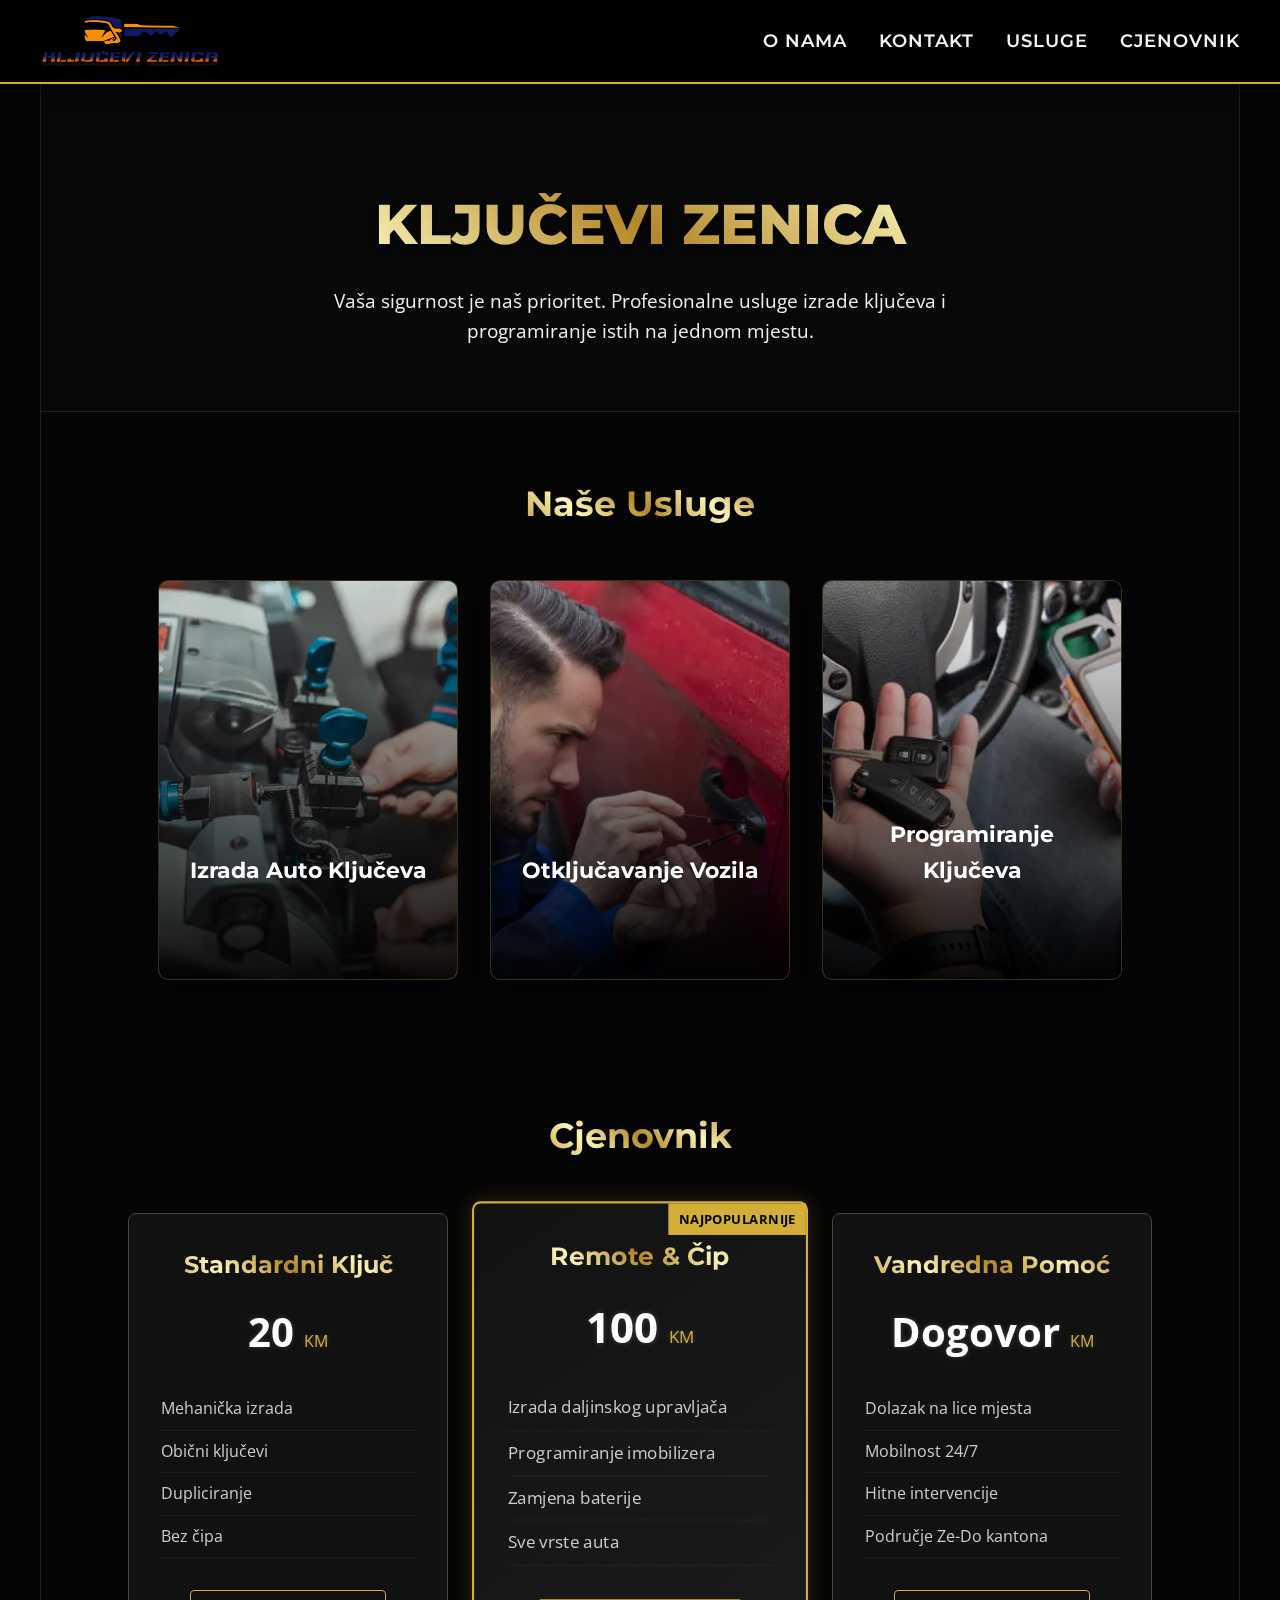
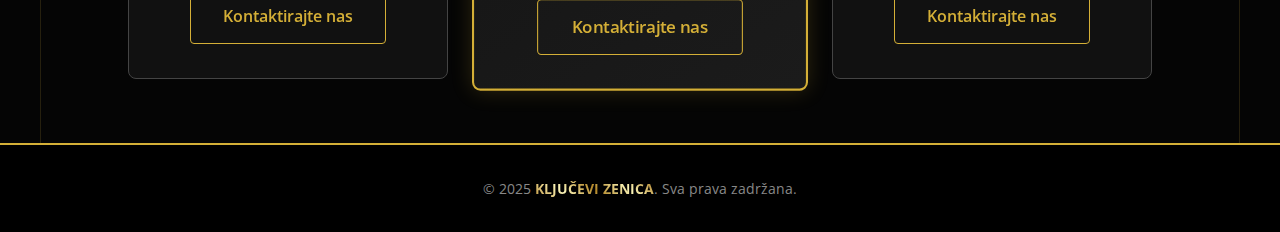
<file: index.html>
<!DOCTYPE html>
<html lang="hr">
<head>
    <meta charset="UTF-8">
    <meta name="viewport" content="width=device-width, initial-scale=1.0">
    <title>KLJUČEVI ZENICA - Početna</title>
    <link rel="stylesheet" href="./style.css">
    <link rel="stylesheet" href="https://cdnjs.cloudflare.com/ajax/libs/font-awesome/6.4.0/css/all.min.css">
    <link href="https://fonts.googleapis.com/css2?family=Montserrat:wght@400;600;800&family=Open+Sans:wght@400;600&display=swap" rel="stylesheet">
</head>
<body>

    <header>
        <div class="nav-inner">
            <div class="logo-container">
                <a href="index.html">
                    <img src="images/logo.png" alt="KLJUČEVI ZENICA Logo" class="logo-img">
                </a>
            </div>
            <nav>
                <ul>
                    <li><a href="about.html">O nama</a></li>
                    <li><a href="about.html#contact">Kontakt</a></li>
                    <li><a href="#services">Usluge</a></li>
                    <li><a href="#pricing">Cjenovnik</a></li>
                </ul>
            </nav>
        </div>
    </header>

    <div id="main-container">
        <main>
            <section class="hero">
                <h1>KLJUČEVI ZENICA</h1>
                <p>Vaša sigurnost je naš prioritet. Profesionalne usluge izrade ključeva i programiranje istih na jednom mjestu.</p>
            </section>

            <section class="services-section" id="services">
                <h2 class="section-title">Naše Usluge</h2>
                <div class="cards-container">
                    
                    <div class="service-card">
                        <img src="images/izrada.png" alt="Izrada ključeva">
                        <div class="card-overlay">
                            <h3>Izrada Auto Ključeva</h3>
                            <p>Brisanje izgubljenih ključeva i izrada novih za sve marke vozila.</p>
                        </div>
                    </div>

                    <div class="service-card">
                        <img src="images/otkljucavanje.png" alt="Otključavanje">
                        <div class="card-overlay">
                            <h3>Otključavanje Vozila</h3>
                            <p>Dolazimo na lice mjesta i otključavamo bez oštećenja.</p>
                        </div>
                    </div>

                    <div class="service-card">
                        <img src="images/programiranje.png" alt="Programiranje" opacity="80">
                        <div class="card-overlay">
                            <h3>Programiranje Ključeva</h3>
                            <p>Posjedujemo najnoviju opremu za programiranje imobilizera.</p>
                        </div>
                    </div>

                </div>
            </section>

            <section class="pricing-section" id="pricing">
                <h2 class="section-title">Cjenovnik</h2>
                <div class="pricing-wrapper">
                    
                    <div class="pricing-card">
                        <h3>Standardni Ključ</h3>
                        <div class="price">20 <span>KM</span></div>
                        <ul class="pricing-features">
                            <li>Mehanička izrada</li>
                            <li>Obični ključevi</li>
                            <li>Dupliciranje</li>
                            <li>Bez čipa</li>
                        </ul>
                        <a href="about.html" class="btn-price">Kontaktirajte nas</a>
                    </div>

                    <div class="pricing-card gold">
                        <div style="position:absolute; top:0; right:0; background:var(--primary-gold); color:#000; padding:5px 10px; font-size:0.8rem; font-weight:bold;">NAJPOPULARNIJE</div>
                        <h3>Remote & Čip</h3>
                        <div class="price">100 <span>KM</span></div>
                        <ul class="pricing-features">
                            <li>Izrada daljinskog upravljača</li>
                            <li>Programiranje imobilizera</li>
                            <li>Zamjena baterije</li>
                            <li>Sve vrste auta</li>
                        </ul>
                        <a href="about.html" class="btn-price">Kontaktirajte nas</a>
                    </div>

                    <div class="pricing-card">
                        <h3>Vandredna Pomoć</h3>
                        <div class="price">Dogovor <span>KM</span></div>
                        <ul class="pricing-features">
                            <li>Dolazak na lice mjesta</li>
                            <li>Mobilnost 24/7</li>
                            <li>Hitne intervencije</li>
                            <li>Područje Ze-Do kantona</li>
                        </ul>
                        <a href="about.html" class="btn-price">Kontaktirajte nas</a>
                    </div>

                </div>
            </section>

        </main>
    </div>
    
    <footer>
        <p>&copy; 2025 <span>KLJUČEVI ZENICA</span>. Sva prava zadržana.</p>
    </footer>

</body>
</html>
</file>
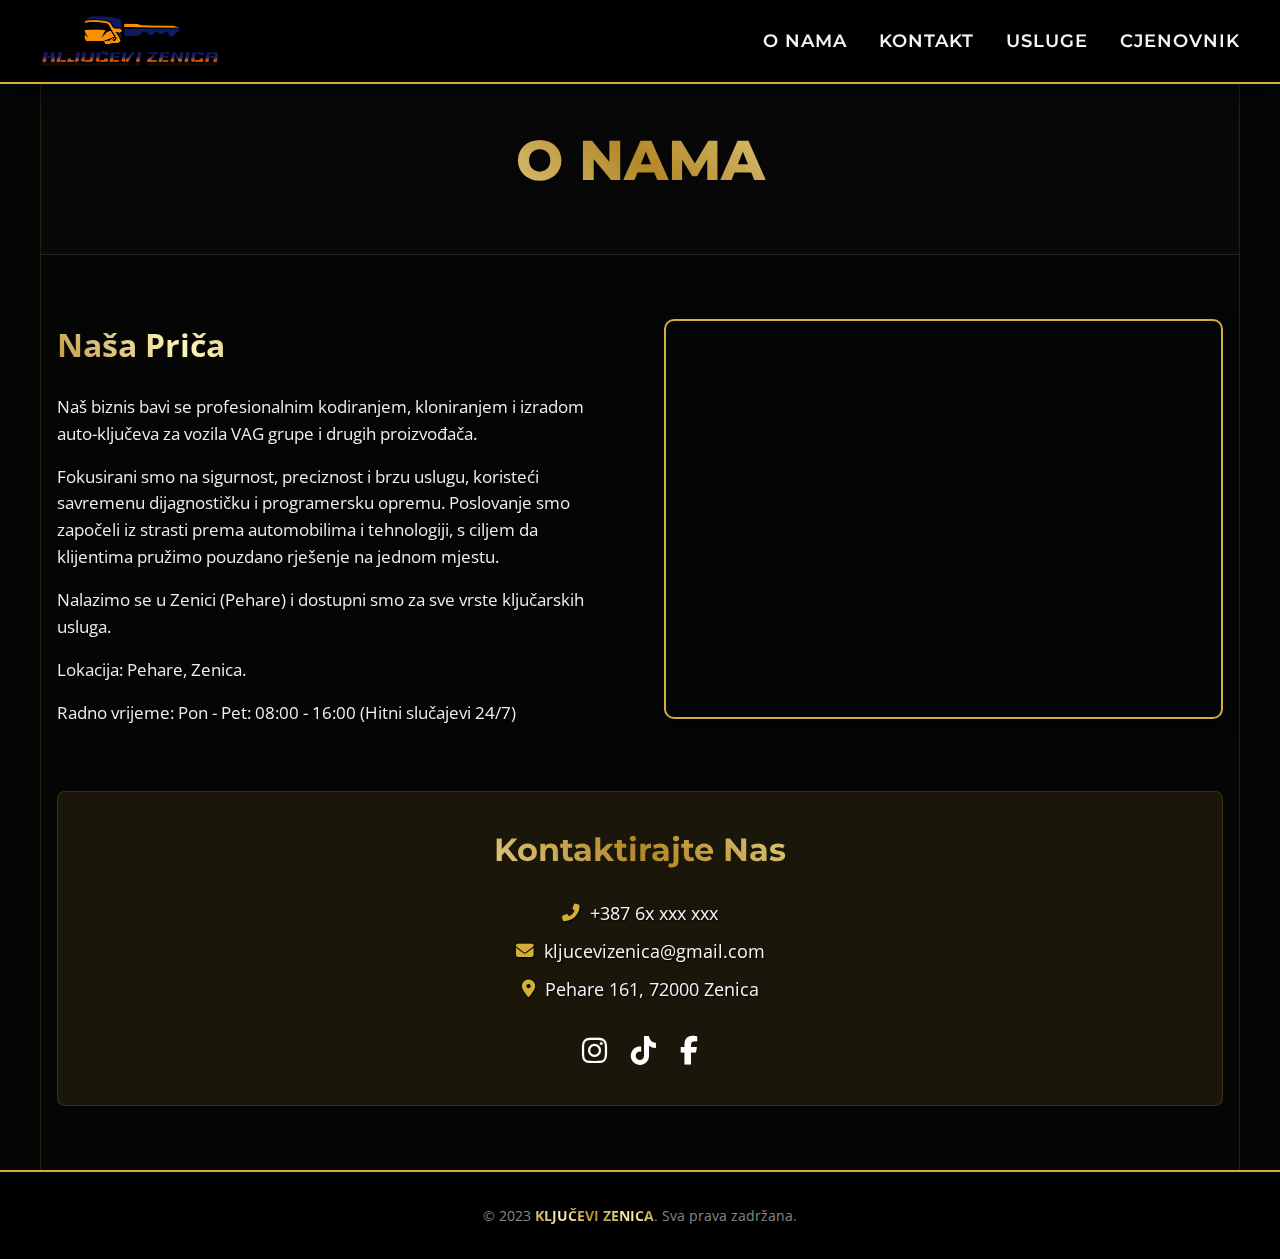
<file: about.html>
<!DOCTYPE html>
<html lang="hr">
<head>
    <meta charset="UTF-8">
    <meta name="viewport" content="width=device-width, initial-scale=1.0">
    <title>KLJUČEVI ZENICA - O nama</title>
    <link rel="stylesheet" href="style.css">
    <link rel="stylesheet" href="https://cdnjs.cloudflare.com/ajax/libs/font-awesome/6.4.0/css/all.min.css">
    <link href="https://fonts.googleapis.com/css2?family=Montserrat:wght@400;600;800&family=Open+Sans:wght@400;600&display=swap" rel="stylesheet">
</head>
<body>

    <header>
        <div class="nav-inner">
            <div class="logo-container">
                <a href="index.html">
                    <img src="images/logo.png" alt="KLJUČEVI ZENICA Logo" class="logo-img">
                </a>
            </div>
            <nav>
                <ul>
                    <li><a href="about.html">O nama</a></li>
                    <li><a href="about.html#contact">Kontakt</a></li>
                    <li><a href="index.html#services">Usluge</a></li>
                    <li><a href="index.html#pricing">Cjenovnik</a></li>
                </ul>
            </nav>
        </div>
    </header>

    <div id="main-container">
        <main>
            <section class="hero" style="padding: 2rem 1rem;">
                <h1>O NAMA</h1>
            </section>

            <div class="about-section">
                <div class="about-grid">
                    <div class="about-text">
                        <h2>Naša Priča</h2>
                        <p>Naš biznis bavi se profesionalnim kodiranjem, kloniranjem i izradom auto-ključeva za vozila VAG grupe i drugih proizvođača. </p>
                         <p>Fokusirani smo na sigurnost, preciznost i brzu uslugu, koristeći savremenu dijagnostičku i programersku opremu. Poslovanje smo započeli iz strasti prema automobilima i tehnologiji, s ciljem da klijentima pružimo pouzdano rješenje na jednom mjestu. </p> 
                         </p> <p>Nalazimo se u Zenici (Pehare) i dostupni smo za sve vrste ključarskih usluga.</p>
                        <p><span>Lokacija:</span> Pehare, Zenica.</p>
                        <p><span>Radno vrijeme:</span> Pon - Pet: 08:00 - 16:00 (Hitni slučajevi 24/7)</p>
                    </div>

                    <section class="location">
                        <iframe
                            src="https://maps.google.com/maps?q=44.2199228,17.9161426&t=k&z=17&output=embed"
                            loading="lazy"
                            allowfullscreen>
                        </iframe>
                    </section>

                </div>

                <div class="contact-box" id="contact">
                    <h2 style="margin-bottom:1.5rem; font-family: 'Montserrat', sans-serif; font-size: 2rem; background: var(--gold-gradient); background-clip: text; -webkit-background-clip: text; -webkit-text-fill-color: transparent;">Kontaktirajte Nas</h2>
                    
                    <div class="contact-info">
                        <div class="contact-item">
                            <i class="fas fa-phone-alt" style="color:var(--primary-gold);"></i>
                            <span>+387 6x xxx xxx</span>
                        </div>
                        <div class="contact-item">
                            <i class="fas fa-envelope" style="color:var(--primary-gold);"></i>
                            <span>kljucevizenica@gmail.com</span>
                        </div>
                        <div class="contact-item">
                            <i class="fas fa-map-marker-alt" style="color:var(--primary-gold);"></i>
                            <span>Pehare 161, 72000 Zenica</span>
                        </div>
                    </div>

                    <div class="social-icons">
                        <a href="#" title="Instagram"><i class="fab fa-instagram"></i></a>
                        <a href="#" title="TikTok"><i class="fab fa-tiktok"></i></a>
                        <a href="#" title="Facebook"><i class="fab fa-facebook-f"></i></a>
                    </div>
                </div>

            </div>
        </main>
    </div>

    <footer>
        <p>&copy; 2023 <span>KLJUČEVI ZENICA</span>. Sva prava zadržana.</p>
    </footer>

</body>
</html>
</file>
<file: style.css>
:root {
    --primary-gold: #D4AF37; 
    --bg-black: #050505; 
    --card-bg: rgba(20, 20, 20, 0.85); 
    --text-white: #f5f5f5;
    --text-gray: #ccc;
    --container-bg: rgba(10, 10, 10, 0.65); 
    --gold-gradient: linear-gradient(45deg, #bf953f, #fcf6ba, #b38728, #fbf5b7, #aa771c);
}

* {
    margin: 0;
    padding: 0;
    box-sizing: border-box;
}

body {
    font-family: 'Open Sans', sans-serif;
    color: var(--text-white);
    background-color: var(--bg-black);
    /* Pozadinska slika */
    background-image: url('https://z-cdn-media.chatglm.cn/files/8fa5c51a-a567-4715-94db-9fde0544eb1a.png?auth_key=1868748528-b0a210bd90c94abab47ca12605996f79-0-161e9d5361ee2d1dfff72256dd28a1d7');
    background-size: cover;
    background-position: center;
    background-attachment: fixed;
    background-repeat: no-repeat;
    line-height: 1.6;
    min-height: 100vh;
}


header {
    width: 100%; 
    background: rgba(0, 0, 0, 0.95); 
    padding: 1rem 2rem;
    position: sticky; 
    top: 0;
    z-index: 1000;
    display: flex;
    justify-content: center; 
    border-bottom: 2px solid var(--primary-gold);
    box-shadow: 0 4px 20px rgba(0,0,0,0.6);
}


.nav-inner {
    width: 100%;
    max-width: 1200px; 
    display: flex;
    justify-content: space-between;
    align-items: center;
}

.logo-container a {
    text-decoration: none;
    display: flex;
    align-items: center;
    transition: transform 0.3s ease;
}

.logo-container a:hover {
    transform: scale(1.05);
}

.logo-img {
    height: 50px;
    width: 180px;
}

nav ul {
    display: flex;
    list-style: none;
    gap: 2rem;
}

nav a {
    text-decoration: none;
    color: var(--text-white);
    font-family: 'Montserrat', sans-serif;
    font-weight: 600;
    font-size: 1.1rem;
    text-transform: uppercase;
    letter-spacing: 1px;
    padding: 10px 0;
    position: relative;
    transition: color 0.3s ease;
}


nav a::after {
    content: '';
    position: absolute;
    width: 0;
    height: 2px;
    bottom: 0;
    left: 50%;
    background: var(--primary-gold);
    transition: all 0.3s ease;
    transform: translateX(-50%);
    box-shadow: 0 0 10px var(--primary-gold);
}

nav a:hover::after, nav a.active::after {
    width: 100%;
}

nav a:hover, nav a.active {
    color: var(--primary-gold);
}


#main-container {
    width: 100%;
    max-width: 1200px;
    margin: 0 auto; 
    background: var(--container-bg); 
    min-height: calc(100vh - 140px); 
    display: flex;
    flex-direction: column;
    position: relative;
    backdrop-filter: blur(3px); 
    border-left: 1px solid rgba(212, 175, 55, 0.15);
    border-right: 1px solid rgba(212, 175, 55, 0.15);
}

.hero {
    text-align: center;
    padding: 6rem 1rem 4rem;
    border-bottom: 1px solid rgba(255,255,255,0.1);
}

.hero h1 {
    font-family: 'Montserrat', sans-serif;
    font-size: 3.5rem;
    font-weight: 800;
    background: var(--gold-gradient);
    -webkit-background-clip: text; /* Zaštita pozadine za tekst */
    -webkit-text-fill-color: transparent;
    margin-bottom: 1rem;
    text-transform: uppercase;
    filter: drop-shadow(0px 2px 4px rgba(0,0,0,0.8));
}

.hero p {
    font-size: 1.2rem;
    color: #eee;
    max-width: 700px;
    margin: 0 auto;
    text-shadow: 1px 1px 3px rgba(0,0,0,0.9); 
}

.services-section, .pricing-section, .about-section {
    padding: 4rem 1rem;
    background: rgba(0, 0, 0, 0.3); 
}

.section-title {
    text-align: center;
    font-family: 'Montserrat', sans-serif;
    font-size: 2.2rem;
    margin-bottom: 3rem;
    position: relative;
    display: inline-block;
    left: 50%;
    transform: translateX(-50%);
    background: var(--gold-gradient);
    -webkit-background-clip: text; /* Clip background to text */
    -webkit-text-fill-color: transparent; /* Transparent text fill */
    filter: drop-shadow(0px 2px 2px rgba(0,0,0,0.8));
}

.cards-container {
    display: flex;
    flex-wrap: wrap;
    justify-content: center;
    gap: 2rem;
}

.service-card {
    background: var(--card-bg);
    width: 300px;
    height: 400px;
    border-radius: 10px;
    overflow: hidden;
    position: relative;
    box-shadow: 0 10px 20px rgba(0,0,0,0.4);
    transition: transform 0.4s ease, box-shadow 0.4s ease;
    cursor: pointer;
    border: 1px solid rgba(212, 175, 55, 0.2);
}

.service-card img {
    width: 100%;
    height: 100%;
    object-fit: cover;
    transition: transform 0.6s ease;
}

.card-overlay {
    position: absolute;
    bottom: 0;
    left: 0;
    width: 100%;
    background: linear-gradient(to top, rgba(0,0,0,0.95), rgba(0,0,0,0));
    padding: 1.5rem;
    text-align: center;
    transition: all 0.4s ease;
    display: flex;
    flex-direction: column;
    justify-content: flex-end;
    height: 100%;
}

.card-overlay h3 {
    font-family: 'Montserrat', sans-serif;
    font-size: 1.4rem;
    margin-bottom: 0.5rem;
    transform: translateY(0);
    transition: transform 0.4s ease;
    color: #fff;
}

.card-overlay p {
    color: #ddd;
    font-size: 0.95rem;
    opacity: 0;
    transform: translateY(20px);
    transition: all 0.4s ease;
    margin-top: 10px;
}

.service-card:hover {
    transform: scale(1.05) translateY(-10px);
    box-shadow: 0 15px 30px rgba(212, 175, 55, 0.3);
    border-color: var(--primary-gold);
    z-index: 10;
}

.service-card:hover img {
    transform: scale(1.1);
}

.service-card:hover p {
    opacity: 1;
    transform: translateY(0);
}

.pricing-wrapper {
    display: flex;
    justify-content: center;
    gap: 2rem;
    flex-wrap: wrap;
}

.pricing-card {
    background: var(--card-bg);
    border: 1px solid #444;
    border-radius: 8px;
    padding: 2rem;
    width: 320px;
    text-align: center;
    position: relative;
    transition: 0.3s;
}

.pricing-card.gold {
    border: 2px solid var(--primary-gold);
    transform: scale(1.05);
    background: linear-gradient(145deg, rgba(20,20,20,0.9), rgba(30,30,30,0.9));
    box-shadow: 0 0 20px rgba(212, 175, 55, 0.2);
}

.pricing-card:hover {
    transform: translateY(-5px);
    box-shadow: 0 10px 25px rgba(0,0,0,0.5);
}

.pricing-card h3 {
    font-family: 'Montserrat', sans-serif;
    margin-bottom: 1rem;
    background: var(--gold-gradient);
    -webkit-background-clip: text; /* Clip background to text */
    -webkit-text-fill-color: transparent; /* Transparent text fill */
    font-size: 1.5rem;
    font-weight: 700;
}

.price {
    font-size: 2.5rem;
    font-weight: 700;
    margin-bottom: 1.5rem;
    color: #fff;
    text-shadow: 0 0 5px rgba(255,255,255,0.2);
}

.price span {
    font-size: 1rem;
    color: var(--primary-gold);
    font-weight: 400;
}

.pricing-features {
    list-style: none;
    margin-bottom: 2rem;
    text-align: left;
}

.pricing-features li {
    padding: 0.5rem 0;
    border-bottom: 1px solid rgba(255,255,255,0.05);
    color: #ccc;
}

.btn-price {
    display: inline-block;
    padding: 0.8rem 2rem;
    background: transparent;
    border: 1px solid var(--primary-gold);
    color: var(--primary-gold);
    text-decoration: none;
    font-weight: 600;
    transition: 0.3s;
    border-radius: 4px;
}

.btn-price:hover {
    background: var(--primary-gold);
    color: #000;
    box-shadow: 0 0 15px var(--primary-gold);
}


.about-grid {
    display: grid;
    grid-template-columns: 1fr 1fr;
    gap: 3rem;
    margin-bottom: 3rem;
}

.about-text h2 {
    margin-bottom: 1.5rem;
    font-size: 2rem;
    background: var(--gold-gradient);
    -webkit-background-clip: text; /* Clip background to text */
    -webkit-text-fill-color: transparent;
}

.about-text p {
    margin-bottom: 1rem;
    color: #eee;
    text-shadow: 1px 1px 2px rgba(0,0,0,0.8); 
    font-size: 1.05rem;
}

.location {
    width: 100%;
    height: 400px;
    border-radius: 10px;
    overflow: hidden;
    border: 2px solid var(--primary-gold);
    box-shadow: 0 5px 15px rgba(0,0,0,0.5);
}

.location iframe {
    width: 100%;
    height: 100%;
    border: 0;
    display: block;
}


.contact-box {
    background: rgba(212, 175, 55, 0.1);
    padding: 2rem;
    border-radius: 8px;
    text-align: center;
    margin-top: 2rem;
    border: 1px solid rgba(212, 175, 55, 0.2);
}

.contact-info {
    margin-bottom: 1.5rem;
}

.contact-item {
    display: flex;
    align-items: center;
    justify-content: center;
    gap: 10px;
    margin: 10px 0;
    font-size: 1.1rem;
    text-shadow: 1px 1px 2px black;
}

.social-icons {
    display: flex;
    justify-content: center;
    gap: 1.5rem;
}

.social-icons a {
    color: #fff;
    font-size: 1.8rem;
    transition: 0.3s;
}

.social-icons a:hover {
    color: var(--primary-gold);
    transform: scale(1.2);
    text-shadow: 0 0 10px var(--primary-gold);
}


footer {
    width: 100%; 
    background: #000;
    padding: 2rem;
    text-align: center;
    border-top: 2px solid var(--primary-gold);
    margin-top: auto;
}

footer p {
    color: #888;
    font-size: 0.9rem;
}

footer span {
    background: var(--gold-gradient);
    -webkit-background-clip: text;
    -webkit-text-fill-color: transparent;
    font-weight: bold;
}

@media (max-width: 768px) {
    .nav-inner {
        flex-direction: column;
        gap: 1rem;
    }
    
    nav ul {
        gap: 1rem;
    }

    .about-grid {
        grid-template-columns: 1fr;
    }

    .service-card {
        width: 100%;
        max-width: 350px;
    }

    .hero h1 {
        font-size: 2rem;
    }
    
    .pricing-card.gold {
        transform: none; 
    }
}
</file>
